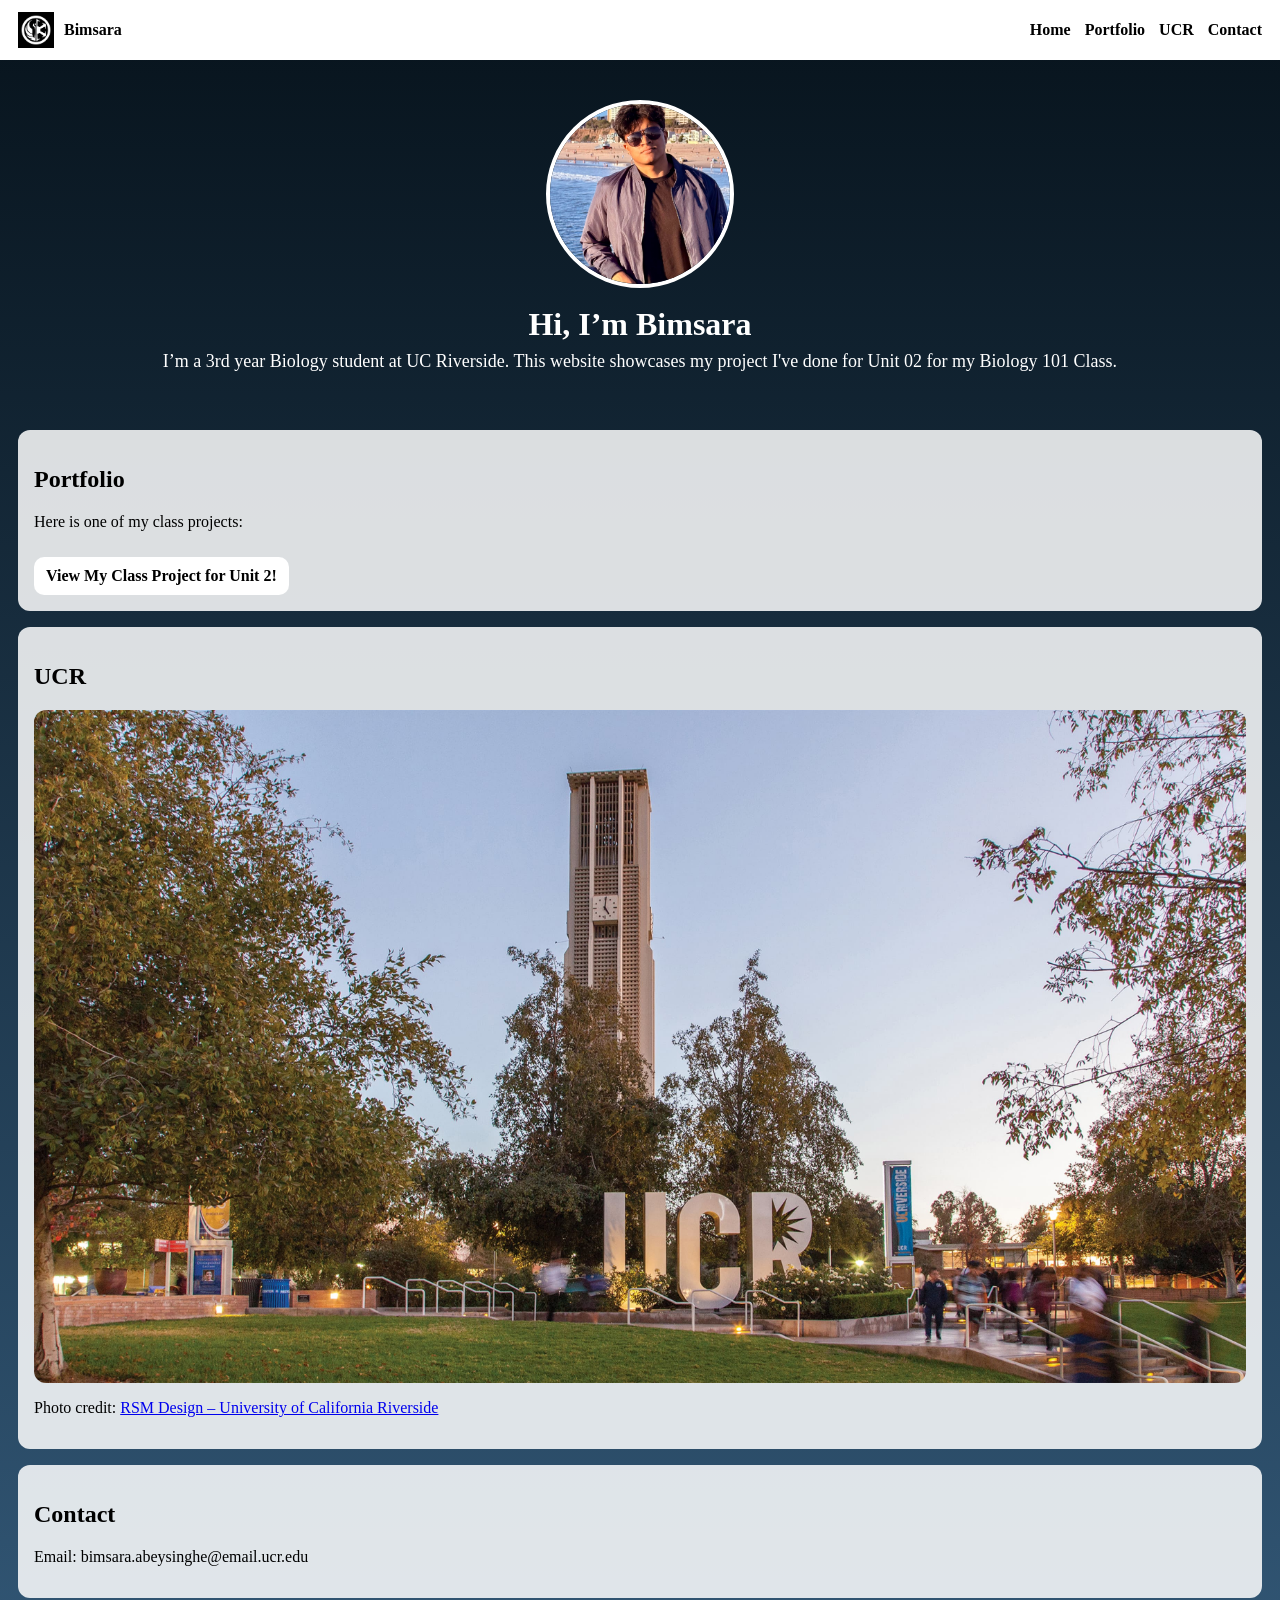
<file: index.html>
<!DOCTYPE html>
<html>
<head>
  <meta charset="utf-8">
  <meta name="viewport" content="width=device-width, initial-scale=1">
  <title>Bimsara's Webpage</title>
  <link rel="stylesheet" href="style.css">
</head>

<body>
  <!-- Storm background -->
<div class="storm" aria-hidden="true">
  <div class="rain" id="rain">
    <div class="left"></div>
    <div class="left center"></div>
    <div class="right center"></div>
    <div class="right"></div>
  </div>
</div>

  <!-- NAVIGATION -->
  <nav class="navbar">
    <div class="nav-left">
      <img src="logo.png" alt="Logo" class="logo">
      <span class="site-name">Bimsara</span>
    </div>

    <ul class="nav-links">
        <li><a href="#home">Home</a></li>
        <li><a href="#portfolio">Portfolio</a></li>
        <li><a href="#ucr">UCR</a></li>
  <li><a href="#contact">Contact</a></li>
    </ul>
  </nav>

  <!-- HEADER / BIO -->
  <header id="home" class="hero">
    <img src="profile.jpg" alt="Picture of Bimsara" class="profile-pic">

    <div class="hero-text">
      <h1>Hi, I’m Bimsara</h1>
      <p style="color: white;">
        I’m a 3rd year Biology student at UC Riverside. 
        This website showcases my project I've done for Unit 02 for my Biology 101 Class. 
      </p>
    </div>
  </header>

  <!-- PORTFOLIO -->
  <main class="container">
  <section id="portfolio" class="card">
    <h2>Portfolio</h2>
      <p>Here is one of my class projects:</p>

      <a class="button" href="Unit-2-Project.html" target="_blank">
    View My Class Project for Unit 2!
      </a>
  </section>

<section id="ucr" class="card">
  <h2>UCR</h2>
  <img src="ucr.jpg" alt="University of California, Riverside" class="ucr-photo">
  <p>
    Photo credit:
    <a href="https://rsmdesign.com/work/university-of-california-riverside" target="_blank">
      RSM Design – University of California Riverside
    </a>
  </p>
</section>

<section id="contact" class="card">
  <h2>Contact</h2>
  <p>Email: bimsara.abeysinghe@email.ucr.edu</p>
</section>
  </main>
 <script>
    // Create raindrops
  const rain = document.getElementById("rain");
  const DROP_COUNT = 500;

  for (let i = 0; i < DROP_COUNT; i++) {
    const drop = document.createElement("div");
    drop.className = "drop";

    // Random look similar to SCSS random()
    const opacity = 0.1 + Math.random() * 0.8;
    const left = Math.random() * 120; // vw across 120vw
    const borderLeft = 0.2 + Math.random() * 8; // vmin-ish feel
    const duration = 0.2 + Math.random() * 2.0; // seconds
    const delay = -Math.random() * 12.0; // negative delay for "already falling"

    drop.style.opacity = opacity;
    drop.style.left = left + "vw";
    drop.style.borderLeftWidth = borderLeft * 0.1 + "vmin";
    drop.style.animationDuration = duration + "s";
    drop.style.animationDelay = delay + "s";

    rain.appendChild(drop);
  }

  // Wind control by hover zones
  const setAngle = (deg) => rain.style.setProperty("--angle", deg + "deg");

  const zones = {
    "left": 105,
    "left center": 95,
    "right center": 85,
    "right": 75
  };

  [...rain.querySelectorAll(".left, .right")].forEach(el => {
    el.addEventListener("mouseenter", () => {
      const key = el.classList.contains("center")
        ? (el.classList.contains("left") ? "left center" : "right center")
        : (el.classList.contains("left") ? "left" : "right");
      setAngle(zones[key]);
    });
    el.addEventListener("mouseleave", () => setAngle(91));
  });

  // Lightning on click/hold
  let lightningTimer = null;

  rain.addEventListener("mousedown", () => {
    rain.classList.add("lightning");
    lightningTimer = setInterval(() => {
      rain.classList.remove("lightning");
      // retrigger
      void rain.offsetWidth;
      rain.classList.add("lightning");
    }, 700);
  });

  window.addEventListener("mouseup", () => {
    rain.classList.remove("lightning");
    if (lightningTimer) clearInterval(lightningTimer);
    lightningTimer = null;
  });
  </script>
</body>
</html>
</file>
<file: style.css>
html {
  scroll-behavior: smooth;
}
body {
  margin: 0;
  font-family: "Times New Roman", Times, serif;
  width: 100vw;
  min-height: 100vh;
  margin: 0;
  overflow-x: hidden;
  background: linear-gradient(180deg, #07131c, #305472);
}


body::before,
body::after {
  content: "CLICK & HOLD TO CREATE LIGHTNING";
  font-family: Arial, Helvetica, serif;
  font-size: 12px;
  position: fixed;
  width: 100%;
  text-align: center;
  bottom: 18px;
  color: rgba(255, 255, 255, 0.25);
  z-index: 0;
  pointer-events: none;
}
body::before {
  content: "HOVER SCREEN TO CHANGE WIND SPEED";
  top: 18px;
  bottom: auto;
}
body:active::before,
body:active::after {
  color: rgba(255, 255, 255, 0);
  transition: color 0.5s ease;
}

/* Storm container sits behind your site content */
.storm {
  position: fixed;
  inset: 0;
  z-index: 0;
  pointer-events: none;
}

/* Rain layer */
.rain {
  position: absolute;
  width: 120vw;
  height: 100vh;
  left: -10vw;
  z-index: 0;
  pointer-events: auto; /* we want hover/click to work here */
  cursor: pointer;

  /* wind control variable */
  --angle: 91deg;
}

/* Interactive “wind” zones */
.rain .left,
.rain .right {
  width: 20vw;
  height: 100vh;
  position: absolute;
  top: 0;
  z-index: 2;
  pointer-events: auto;
}
.rain .left { left: 10vw; }
.rain .left.center { left: 30vw; width: 20vw; }
.rain .right { right: 10vw; left: auto; }
.rain .right.center { right: 30vw; width: 20vw; }

/* Little indicator icon (optional) */
.rain::after {
  content: "↯";
  position: fixed;
  left: calc(50% - 30px);
  bottom: 45px;
  color: rgba(255, 255, 255, 0.55);
  font-size: 35px;
  border: 2px dashed rgba(255, 255, 255, 0.2);
  border-radius: 100%;
  width: 60px;
  height: 60px;
  box-sizing: border-box;
  padding: 13px 18px;
  text-align: center;
  line-height: 30px;
  transition: transform 0.5s ease, opacity 0.5s ease;
  pointer-events: none;
}

/* Wind changes on hover */
.rain .left:hover ~ .drop,
.rain .left:hover ~ .drop * { /* harmless; keeps selector simple */ }
.rain .left:hover { }
.rain .left:hover ~ .drop { }

.rain .left:hover { }
.rain .left:hover ~ .drop { }

.rain .left:hover { }
.rain .left:hover ~ .drop { }

.rain .left:hover { }

.rain .left:hover ~ .drop { }

/* We’ll set angle via JS instead (more reliable than complex sibling selectors) */

/* Drops */
.drop {
  position: absolute;
  top: -10vh;
  width: 0;
  height: 0;

  /* triangle-ish streak like your border trick */
  border: 0.25vmin solid transparent;
  border-bottom-color: #abc2e9;

  transform: rotate(var(--angle));
  animation-name: fall;
  animation-timing-function: ease-in;
  animation-iteration-count: infinite;
}

/* Single keyframe (JS randomizes duration/delay) */
@keyframes fall {
  to {
    transform: rotate(var(--angle)) translateX(calc(100vh + 5vmin));
  }
}

/* Lightning flash (triggered with a class) */
.rain.lightning {
  animation: lightning 0.1s linear 0s 2, lightning 0.15s ease-out 0.25s 1;
}
@keyframes lightning {
  50% {
    background:
      radial-gradient(circle at calc(50% - 10vw) -20%, rgba(255,255,255,0.25), rgba(255,255,255,0) 20%),
      linear-gradient(180deg, rgba(255,255,255,0.6), rgba(255,255,255,0.15));
  }
}


.navbar,
.hero,
.container {
  position: relative;
  z-index: 1;
}
/* NAV BAR */
.navbar {
  display: flex;
  justify-content: space-between;
  align-items: center;
  padding: 12px 18px;
  background: white;
}

.nav-left {
  display: flex;
  align-items: center;
  gap: 10px;
}

.logo {
  width: 36px;
  height: 36px;
  object-fit: contain;
}

.site-name {
  font-weight: bold;
}

.nav-links {
  list-style: none;
  display: flex;
  gap: 14px;
  margin: 0;
  padding: 0;
}

.nav-links a {
  text-decoration: none;
  color: black;
  font-weight: bold;
}

/* HEADER / BIO */
.hero {
  display: flex;
  flex-direction: column;
  gap: 18px;
  align-items: center;
  text-align: center;
  padding: 40px 18px;
}

.profile-pic {
  width: 180px;
  height: 180px;
  object-fit: cover;
  border-radius: 50%;
  border: 4px solid white;
  display: block;
  margin: 0 auto;
}
.hero-text h1 {
  margin: 0 0 8px 0;
  color: white;
}

.hero-text p {
  margin: 0;
  font-size: 18px;
  color: white;
}

.ucr-photo {
  width: 100%;
  max-width: 3700px;
  display: block;
  margin: 15px auto;
  border-radius: 12px;
}

/* MAIN CONTENT */
.container {
  padding: 18px;
  display: grid;
  gap: 16px;
}

.card {
  background: rgba(255, 255, 255, 0.85);
  padding: 16px;
  border-radius: 12px;
}

.button {
  display: inline-block;
  margin-top: 10px;
  padding: 10px 12px;
  background: white;
  color: black;
  text-decoration: none;
  font-weight: bold;
  border-radius: 10px;
}
</file>
